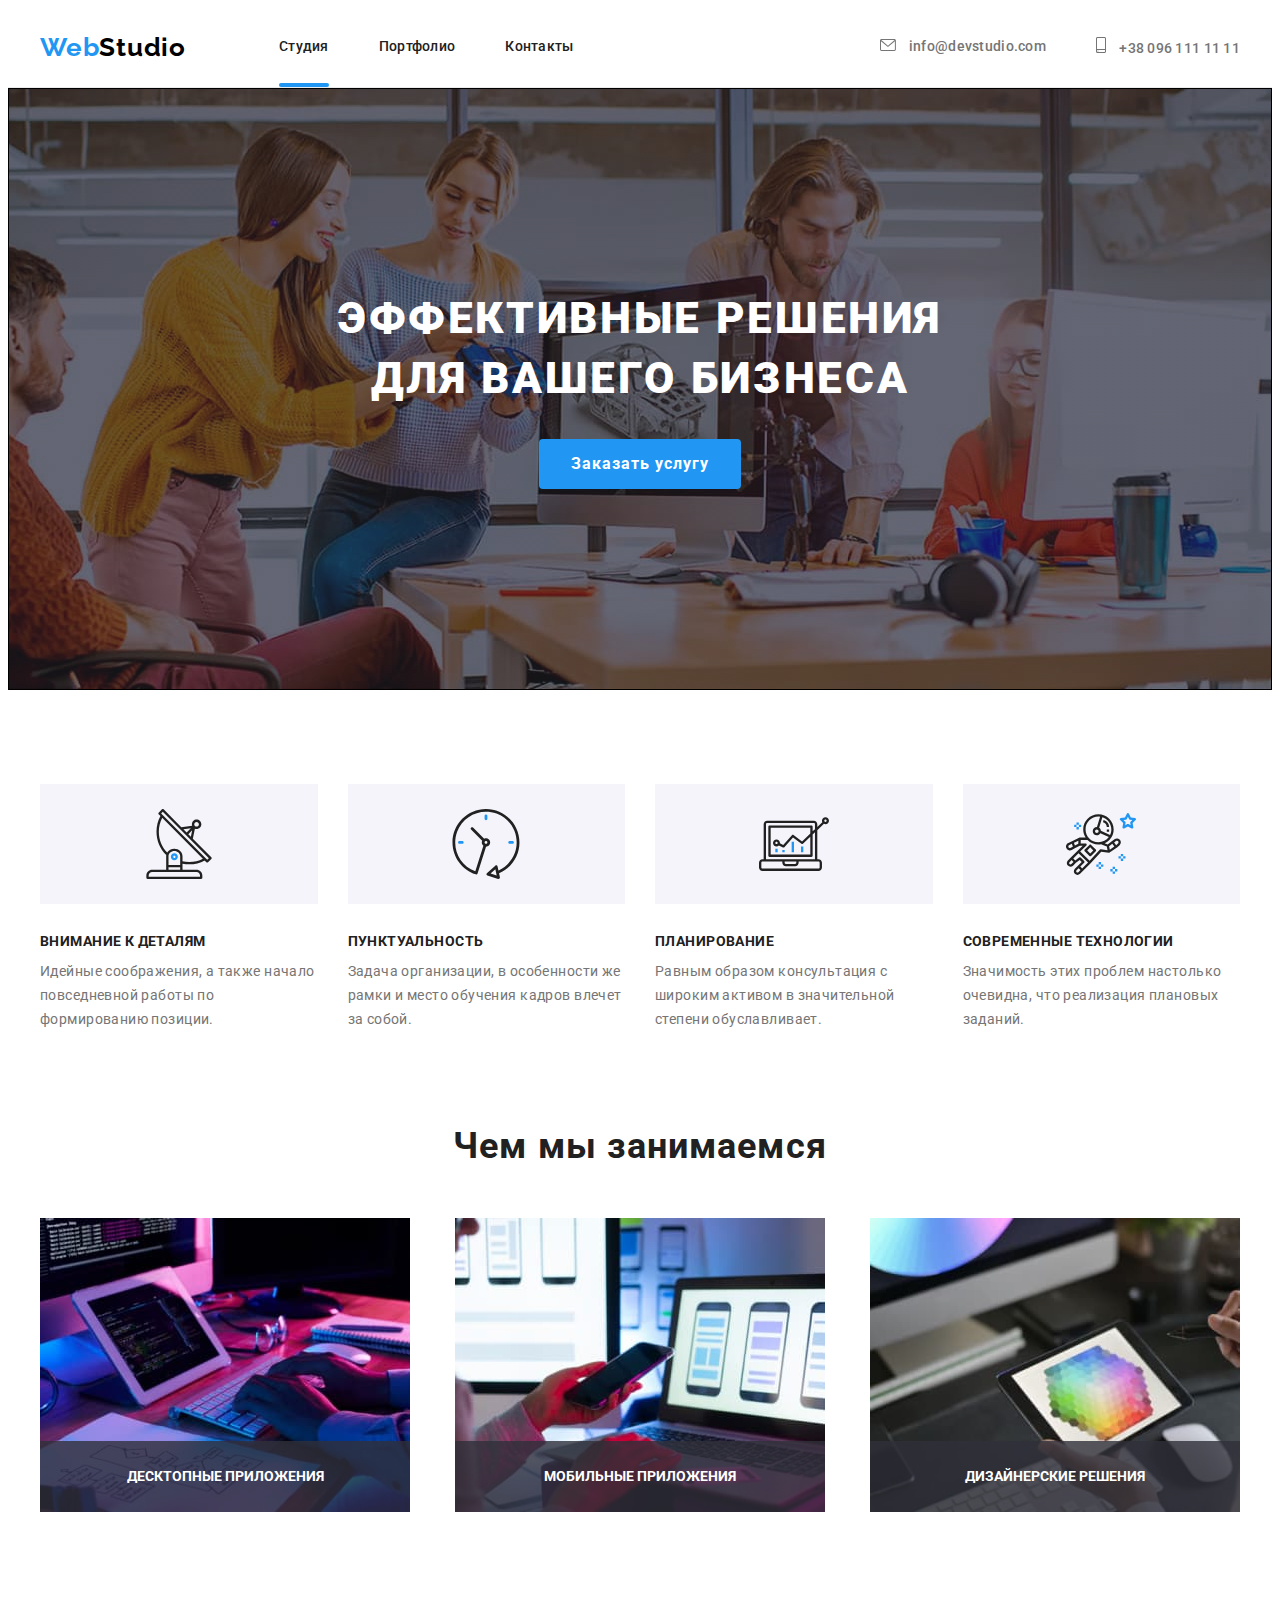
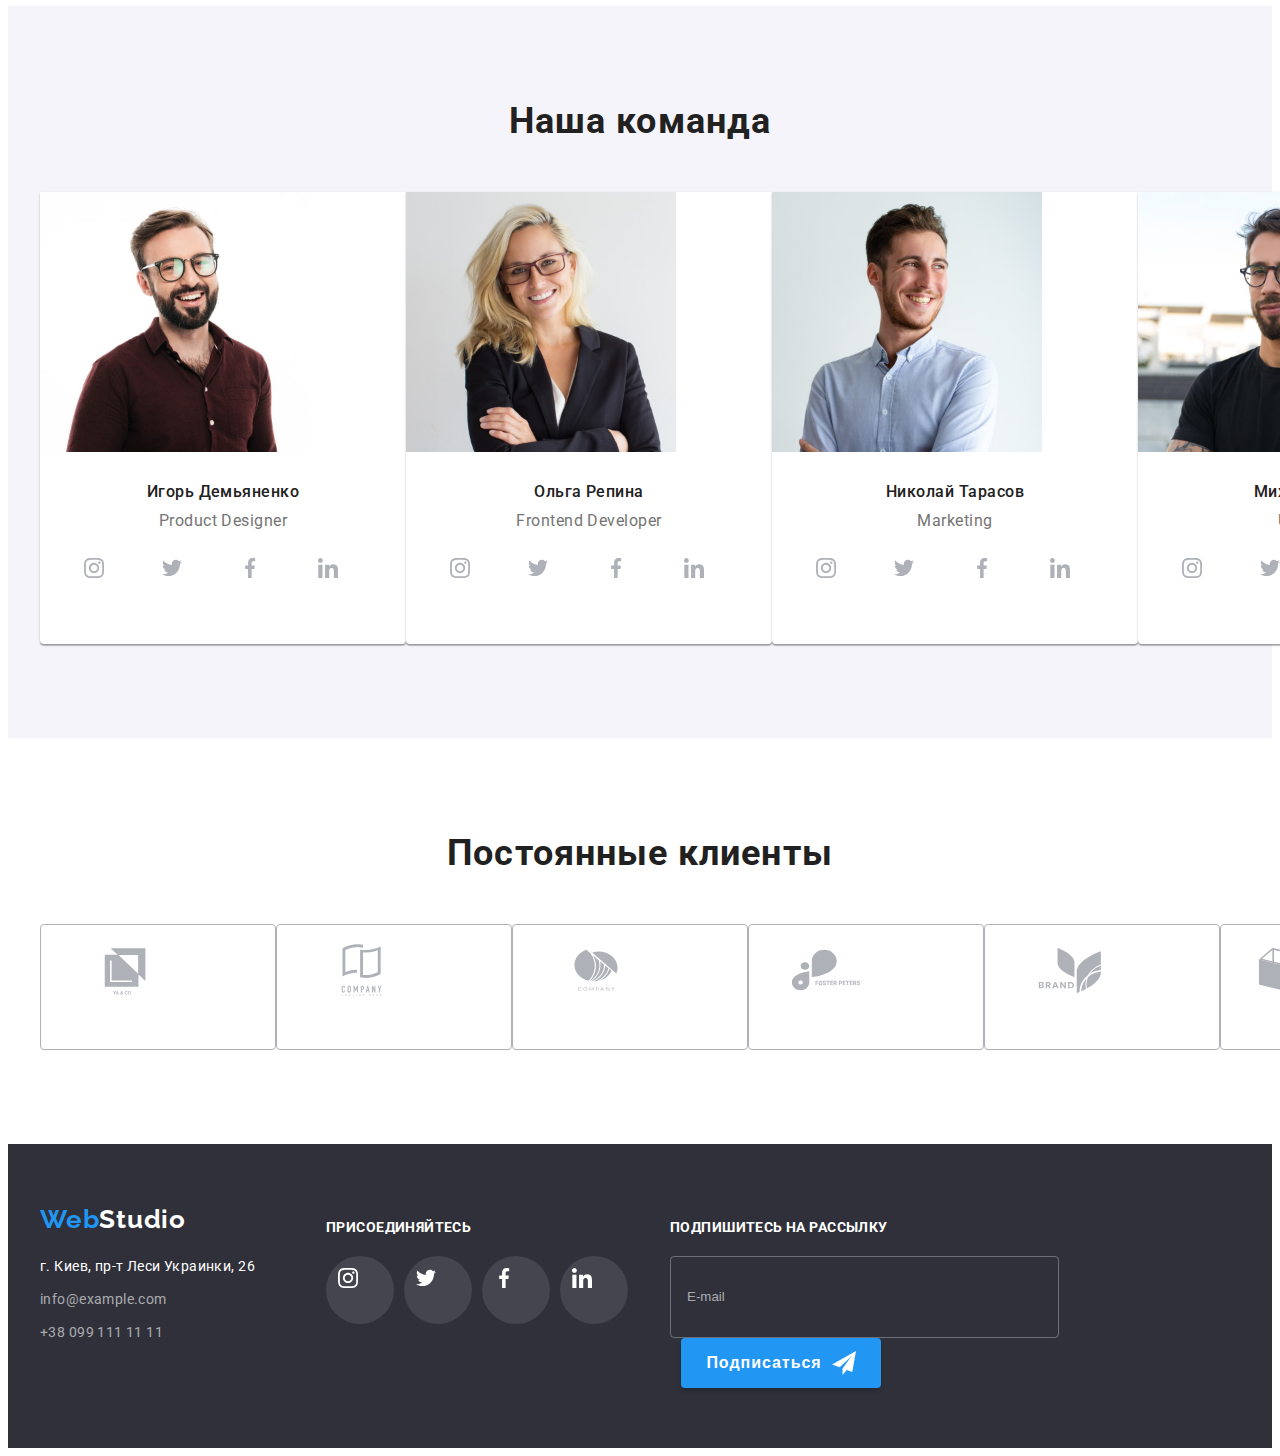
<file: index.html>
<!DOCTYPE html>
<html lang="ru">
<head>
    <meta charset="UTF-8">
    <meta http-equiv="X-UA-Compatible" content="IE=edge">
    <meta name="viewport" content="width=device-width, initial-scale=1.0">
    <link href="https://fonts.googleapis.com/css2?family=Raleway:wght@700&family=Roboto:wght@400;500;700;900&display=swap"
        rel="stylesheet">
    <link rel="stylesheet" href="https://cdnjs.cloudflare.com/ajax/libs/modern-normalize/1.1.0/modern-normalize.min.css"
            integrity="sha512-wpPYUAdjBVSE4KJnH1VR1HeZfpl1ub8YT/NKx4PuQ5NmX2tKuGu6U/JRp5y+Y8XG2tV+wKQpNHVUX03MfMFn9Q=="
            crossorigin="anonymous" referrerpolicy="no-referrer" />
    <title>WebStudio main</title>
    <link rel="stylesheet" href="./css/styles.css">
</head>
<body>
<header>
    <div class="container page-header">
    <nav>
        <ul class="main-nav">
            <li><a class="logo" href="./index.html"><span class="part">Web</span>Studio</a></li>
            <li class="nav-item "><a class="nav-link current" href="./index.html">Студия</a></li>
            <li class="nav-item"><a class="nav-link" href="./portfolio.html">Портфолио</a></li>
            <li class="nav-item"><a class="nav-link" href="#">Контакты</a></li>
        </ul>
    </nav>
    <ul class="nav-contact">
        <li class="nav-contact-item"><a class="contact" href="mailto:info@devstudio.com">
            <svg class="mailto-icon" height="12px" width="16px" aria-hidden="true"> 
                <use href="./images/icons.svg#icon-envelope"> </use>
            </svg>
            info@devstudio.com</a></li>
        <li class="nav-contact-item"><a class="contact" href="tel:+380961111111">
            <svg class="phone-icon" height="16px" width="10px" aria-hidden="true">
                <use href="./images/icons.svg#icon-tphone"> </use>
            </svg>
            +38 096 111 11 11</a></li>
    </ul>
    </div>
</header>
<main>
       <!-- Герой -->
    <section class="hero">
        <div class="container">
        <h1 class="hero-title">Эффективные решения для вашего бизнеса</h1>
        <button class="hero-button" data-modal-open type="button">Заказать услугу</button>
        </div>
    </section>
    <!-- Наши преимущества -->
    <section class="features">
        <div class="container">
        <h2 class="title features-title visually-hidden">Преимущества</h2>
        <ul class="features-list">
            <li class="features-item">
                <div class="features-container">
                    <svg height="70px" width="70px" aria-hidden="true">
                        <use href="./images/icons.svg#icon-antenna"></use>
                    </svg>
                </div>
                <h3 class="title features-item-title">Внимание к деталям</h3>
                <p class="features-text">Идейные соображения, а также начало повседневной работы по формированию позиции.</p> </li>
            <li class="features-item">
                <div class="features-container">
                    <svg height="70px" width="70px" aria-hidden="true">
                        <use href="./images/icons.svg#icon-clock"></use>
                    </svg>
                </div>
                <h3 class="title features-item-title">Пунктуальность</h3>
                <p class="features-text">Задача организации, в особенности же рамки и место обучения кадров влечет за собой.</p> </li>
            <li class="features-item">
                <div class="features-container">
                    <svg height="70px" width="70px" aria-hidden="true">
                        <use href="./images/icons.svg#icon-diagram"></use>
                    </svg>
                </div>
                <h3 class="title features-item-title">Планирование</h3>
                <p class="features-text">Равным образом консультация с широким активом в значительной степени обуславливает.</p> </li>
            <li class="features-item">
                <div class="features-container">
                    <svg height="70px" width="70px" aria-hidden="true">
                        <use href="./images/icons.svg#icon-astronaut"></use>
                    </svg>
                </div>
                <h3 class="title features-item-title">Современные технологии</h3>
                <p class="features-text">Значимость этих проблем настолько очевидна, что реализация плановых заданий.</p> </li>
        </ul>
        </div>
    </section>
    <!-- Чем мы занимаемся -->
    <section>
        <div class="container">
        <h2 class="title cases-title">Чем мы занимаемся</h2>
        <ul class="cases-list">
            <li class="cases-item">
                <img class="picture" src="./images/box1-1.jpg" alt="Эффективное программирование" width="370">
                <h3 class="cases-text title">
                    Десктопные приложения

                </h3>
                </li>
            <li class="cases-item">
                <img class="picture" src="./images/box2-1.jpg" alt="Создание мобильных приложений" width="370">
                <h3 class="cases-text title">
                    Мобильные приложения

                </h3>
                </li>
            <li class="cases-item">
                <img class="picture" src="./images/box3-1.jpg" alt="Дизайн под заказчика" width="370">
                <h3 class="cases-text title">
                    Дизайнерские решения

                </h3>
                </li>
        </ul>
        </div>
    </section>

    <!-- Наша команда -->
    <section class="team">
        <div class="container">
        <h2 class="title team-title">Наша команда</h2>
        <ul class="team-list">
            
            <li class="team-card">
                <img class="picture" src="./images/photo1-1.jpg" alt="Фото Демьяненко" width="270">
                <div class="team-description">
                <h3 class="title team-name">Игорь Демьяненко</h3>
                <p class="team-position" lang="en">Product Designer</p>
                
                <ul class="team-description-socials">

                    <li class="socials-item">
                        <a class="socials-item-link" href="#"> 
                        <svg class="team-icon" height="20px" width="20px" aria-label="Ссылка на Instagram">
                            <use href="./images/icons.svg#icon-instagram"></use>
                        </svg>    
                        </a></li>
                    <li class="socials-item">
                        <a class="socials-item-link" href="#"> 
                        <svg class="team-icon" height="20px" width="20px"  aria-label="Ссылка на Twitter">
                            <use href="./images/icons.svg#icon-twitter"></use>
                        </svg>    
                        </a></li>
                    <li class="socials-item">
                        <a class="socials-item-link" href="#">
                        <svg class="team-icon" height="20px" width="20px"  aria-label="Ссылка на Facebook">
                            <use href="./images/icons.svg#icon-facebook"></use>
                        </svg>    
                        </a></li>
                    <li class="socials-item">
                        <a class="socials-item-link" href="#"> 
                        <svg class="team-icon" height="20px" width="20px"  aria-label="Ссылка на LinkedIn">
                            <use href="./images/icons.svg#icon-linkedin"></use>
                        </svg>    
                        </a></li>
                </ul>    
            </div>
            </li>
                                        
                <li class="team-card">
                <img class="picture" src="./images/photo2-1.jpg" alt="Фото Репиной" width="270">
                <div class="team-description">
                <h3 class="title team-name">Ольга Репина</h3>
                <p class="team-position" lang="en">Frontend Developer</p>
                
                <ul class="team-description-socials">
            
                <li class="socials-item">
                    <a class="socials-item-link" href="#">
                        <svg class="team-icon" height="20px" width="20px"  aria-label="Ссылка на Instagram">
                            <use href="./images/icons.svg#icon-instagram"></use>
                        </svg>
                    </a>
                </li>
                <li class="socials-item">
                    <a class="socials-item-link" href="#">
                        <svg class="team-icon" height="20px" width="20px"  aria-label="Ссылка на Twitter">
                            <use href="./images/icons.svg#icon-twitter"></use>
                        </svg>
                    </a>
                </li>
                <li class="socials-item">
                    <a class="socials-item-link" href="#">
                        <svg class="team-icon" height="20px" width="20px"  aria-label="Ссылка на Facebook">
                            <use href="./images/icons.svg#icon-facebook"></use>
                        </svg>
                    </a>
                </li>
                <li class="socials-item">
                    <a class="socials-item-link" href="#">
                        <svg class="team-icon" height="20px" width="20px"  aria-label="Ссылка на LinkedIn">
                            <use href="./images/icons.svg#icon-linkedin"></use>
                        </svg>
                    </a>
                </li>
                </ul>
            </div>
            </li>
                           
                <li class="team-card">
                <img class="picture" src="./images/photo3-1.jpg" alt="Фото Тарасова" width="270">
                <div class="team-description">
                <h3 class="title team-name">Николай Тарасов</h3>
                <p class="team-position" lang="en">Marketing</p>
                
                <ul class="team-description-socials">
            
                <li class="socials-item">
                    <a class="socials-item-link" href="#">
                        <svg class="team-icon" height="20px" width="20px"  aria-label="Ссылка на Instagram">
                            <use href="./images/icons.svg#icon-instagram"></use>
                        </svg>
                    </a>
                </li>
                <li class="socials-item">
                    <a class="socials-item-link" href="#">
                        <svg class="team-icon" height="20px" width="20px"  aria-label="Ссылка на Twitter">
                            <use href="./images/icons.svg#icon-twitter"></use>
                        </svg>
                    </a>
                </li>
                <li class="socials-item">
                    <a class="socials-item-link" href="#">
                        <svg class="team-icon" height="20px" width="20px"  aria-label="Ссылка на Facebook">
                            <use href="./images/icons.svg#icon-facebook"></use>
                        </svg>
                    </a>
                </li>
                <li class="socials-item">
                    <a class="socials-item-link" href="#">
                        <svg class="team-icon" height="20px" width="20px"  aria-label="Ссылка на LinkedIn">
                            <use href="./images/icons.svg#icon-linkedin"></use>
                        </svg>
                    </a>
                </li>
               </ul>
            </div>
            </li>
            
                <li class="team-card">
                <img class="picture" src="./images/photo4-1.jpg" alt="Фото Ермакова" width="270">
                <div class="team-description">
                <h3 class="title team-name">Михаил Ермаков</h3>
                <p class="team-position" lang="en">UI Designer</p>
            
                <ul class="team-description-socials">
                
                    <li class="socials-item">
                    <a class="socials-item-link" href="#">
                        <svg class="team-icon" height="20px" width="20px"  aria-label="Ссылка на Instagram">
                            <use href="./images/icons.svg#icon-instagram"></use>
                        </svg>
                    </a>
                </li>
                <li class="socials-item">
                    <a class="socials-item-link" href="#">
                        <svg class="team-icon" height="20px" width="20px"  aria-label="Ссылка на Twitter">
                            <use href="./images/icons.svg#icon-twitter"></use>
                        </svg>
                    </a>
                </li>
                <li class="socials-item">
                    <a class="socials-item-link" href="#">
                        <svg class="socials-icon team-icon" height="20px" width="20px"  aria-label="Ссылка на Facebook">
                            <use href="./images/icons.svg#icon-facebook"></use>
                        </svg>
                    </a>
                </li>
                <li class="socials-item">
                    <a class="socials-item-link" href="#">
                        <svg class="team-icon" height="20px" width="20px"  aria-label="Ссылка на LinkedIn">
                            <use href="./images/icons.svg#icon-linkedin"></use>
                        </svg>
                    </a>
                </li>
                </ul>
            </div>
            </li>
        </ul>
        </div>
    </section>

    <!-- Постоянные клиенты -->
    <section>
        <div class="container">
            <h2 class="title clients-title">Постоянные клиенты</h2>
            <ul class="clients-list">
                <li>
                    <a class="clients-link" href="#" >
                        <svg class="clients-icon" height="60px" width="106px"   aria-label="Компания 1">
                            <use href="./images/icons.svg#icon-Logo1"> </use>
                        </svg>
                    </a>
                </li>
                
                <li>
                    <a class="clients-link" href="#">
                        <svg class="clients-icon" height="60px" width="106px"  aria-label="Компания 2">
                            <use href="./images/icons.svg#icon-Logo2"> </use>
                        </svg>
                    </a>
                </li>

                <li>
                    <a class="clients-link" href="#" >
                        <svg class="clients-icon" height="60px" width="106px"  aria-label="Компания 3">
                            <use href="./images/icons.svg#icon-Logo3"> </use>
                        </svg>
                    </a>
                </li>

                <li>
                    <a class="clients-link" href="#" >
                        <svg class="clients-icon" height="60px" width="106px"  aria-label="Компания 4">
                            <use href="./images/icons.svg#icon-Logo4"> </use>
                        </svg>
                    </a>
                </li>

                <li>
                    <a class="clients-link" href="#" >
                        <svg class="clients-icon" height="60px" width="106px"  aria-label="Компания 5">
                            <use href="./images/icons.svg#icon-Logo5"> </use>
                        </svg>
                    </a>
                </li>

                <li>
                    <a class="clients-link" href="#" >
                        <svg class="clients-icon" height="60px" width="106px" aria-label="Компания 6">
                            <use href="./images/icons.svg#icon-Logo6"> </use>
                        </svg>
                    </a>
                </li>

            </ul>

        </div>

    </section>
</main>

<footer>
    <div class="container page-footer">
    <div class="footer-address">
        <a class="logo" href="./index.html"><span class="part">Web</span>Studio</a>
    <address>
        <p class="mail location">г. Киев, пр-т Леси Украинки, 26</p>
        <ul>
            <li class="footer-contact"><a class="contact mail" href="mailto:info@example.com">info@example.com</a></li>
            <li class="footer-contact"><a class=" contact mail" href="tel:+380991111111">+38 099 111 11 11</a></li>
        </ul>
    </address>
    </div>
    <div class="footer-socials">
        <p class="footer-socials-text">Присоединяйтесь</p>
        <ul class="footer-socials-list">
            <li class="socials-item">
                <a class="socials-item-link socials-background" href="#">
                <svg class="footer-socials-icon" height="20px" width="20px"  aria-label="Ссылка на Instagram">
                    <use href="./images/icons.svg#icon-instagram"></use>
                </svg>    
                </a></li>
            <li class="socials-item">
                <a class="socials-item-link socials-background" href="#">
                <svg class="footer-socials-icon" height="20px" width="20px"  aria-label="Ссылка на Twitter">
                    <use href="./images/icons.svg#icon-twitter"></use>
                </svg>    
                </a></li>
            <li class="socials-item">
                <a class="socials-item-link socials-background" href="#">
                <svg class="footer-socials-icon" height="20px" width="20px"  aria-label="Ссылка на Facebook">
                    <use href="./images/icons.svg#icon-facebook"></use>
                </svg>    
                </a></li>
            <li class="socials-item">
                <a class="socials-item-link socials-background" href="#">
                <svg class="footer-socials-icon" height="20px" width="20px"  aria-label="Ссылка на LinkedIn">
                    <use href="./images/icons.svg#icon-linkedin"></use>
                </svg>    
                </a></li>

        </ul>
    </div>
    <form class="footer-form">
        
        <div class="footer-form-item">
            <label for="user-email-subscribe">
            <span class="footer-socials-text">Подпишитесь на рассылку</span>  
            </label>
            <input type="email" 
            class="form-field footer-form-field" 
            name="user-email-subscribe" 
            id="user-email-subscribe"
            placeholder="E-mail"/>
                
            
            <button type="submit" class="form-button footer-button">
                Подписаться
                    <svg class="footer-button-icon" aria-hidden="true">
                        <use href="./images/icons.svg#icon-send"></use>
                    </svg>
            </button>
        </div>
    
    </form>
    </div>
</footer>

<!-- Modal Window -->
<div class="modal-backdrop is-hidden" data-modal>
    <div class="modal">
        <button type="button" class="modal-closing-button" data-modal-close>
            <svg class="closing-icon" height="18px" width="18px" aria-label="Закрыть окно">
                <use href="./images/icons.svg#icon-closing"></use>
            </svg>
        </button>
        <form>
            <div role="group" aria-labelledby="contact-details">
                <p class="form-title" id="contact-details">Оставьте свои данные, мы вам перезвоним</p>
            
                <div class="form-item">
                    <label class="form-text" for="user-name">Имя</label>
                    <input class="form-field" type="text" name="user-name" id="user-name" />
                    <svg class="input-icon" aria-hidden="true">
                        <use href="./images/icons.svg#icon-person"></use>
                    </svg>
                </div>
                <div class="form-item">
                    <label class="form-text" for="user-tel">Телефон</label>
                    <input class="form-field" type="tel" name="user-tel" id="user-tel" />
                    <svg class="input-icon" aria-hidden="true">
                        <use href="./images/icons.svg#icon-tel"></use>
                    </svg>
                </div>
                <div class="form-item">
                    <label class="form-text" for="user-mail">Почта</label>
                    <input class="form-field" type="email" name="user-mail" id="user-mail" />
                    <svg class="input-icon" aria-hidden="true">
                        <use href="./images/icons.svg#icon-email"></use>
                    </svg>
                </div>
                <div class="form-item">
                    <label class="form-text" for="comment">Комментарий</label>
                    <textarea class="form-field" name="comment" id="comment" rows="6" placeholder="Введите текст"></textarea>
                </div>
        </div>
                    <label class="checkbox-label" for="checkbox">
                        <span class="checkbox-control">
                            <input class="checkbox-field visually-hidden" type="checkbox" id="checkbox" name="agreement" value="true" />
                            <svg class="checkbox-icon">
                                <use href="./images/icons.svg#icon-checkbox"></use>
                            </svg>
                        </span>
                        <span class="checkbox-text">Соглашаюсь с рассылкой и принимаю</span><a href="#" class="checkbox-link">Условия договора</a>
                    </label>
                            
                <button type="submit" class="form-button">Отправить</button>
            </form>
    </div>
</div>

<!-- Opening modal window script -->
<script src="./js/modal.js"></script>
</body>
</html>
</file>
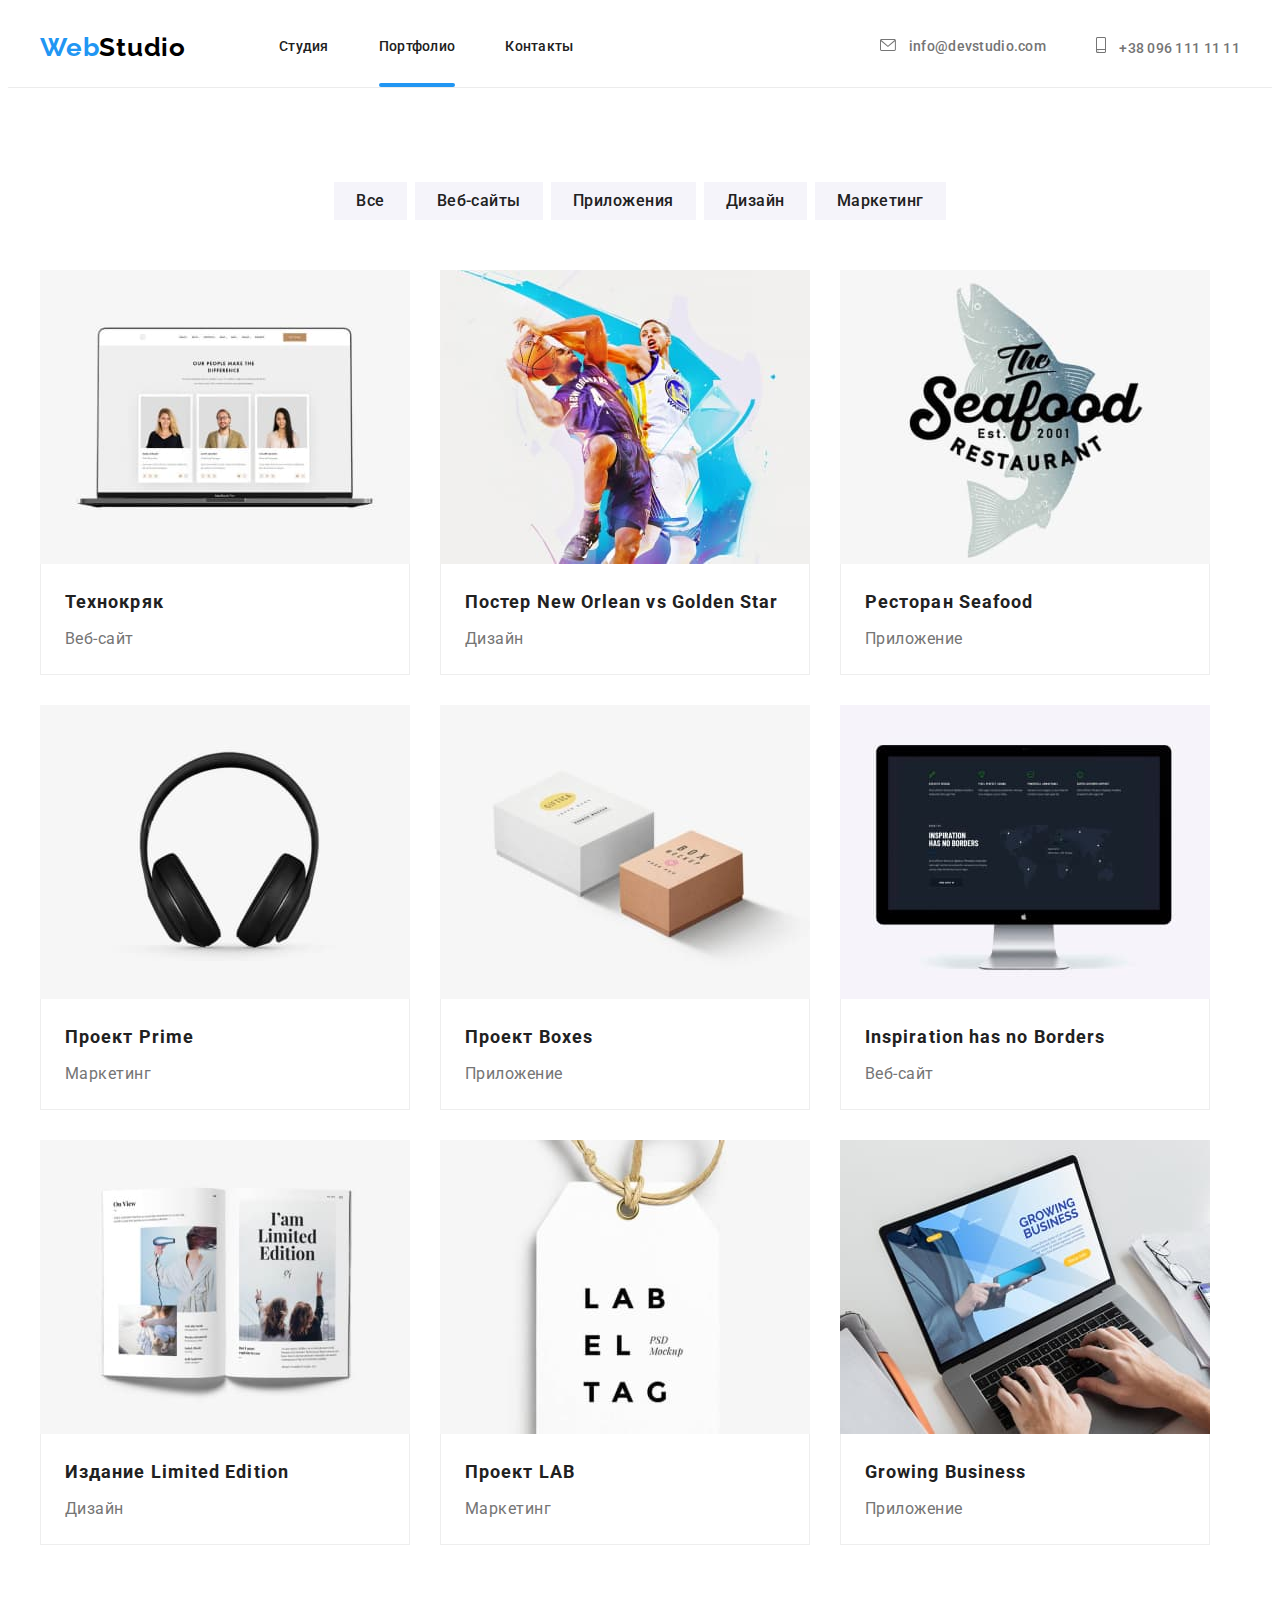
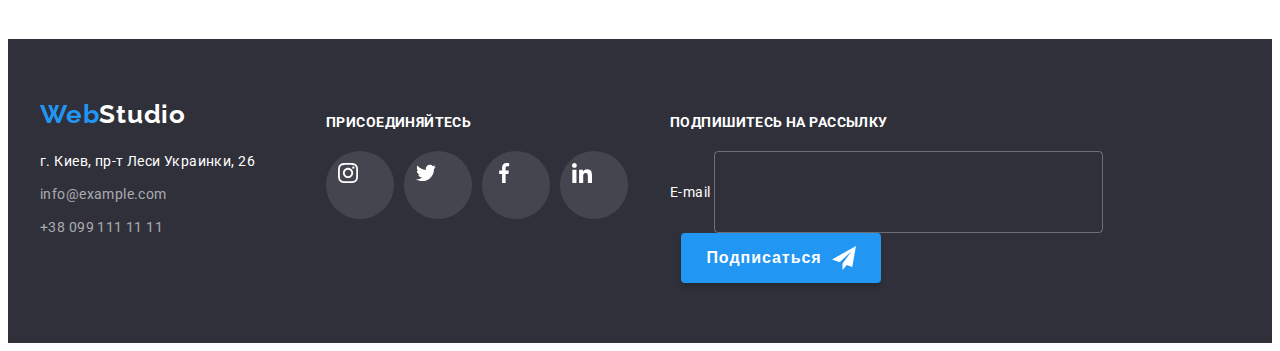
<file: portfolio.html>
<!DOCTYPE html>
<html lang="ru">
<head>
    <meta charset="UTF-8">
    <meta http-equiv="X-UA-Compatible" content="IE=edge">
    <meta name="viewport" content="width=device-width, initial-scale=1.0">
    <link href="https://fonts.googleapis.com/css2?family=Raleway:wght@700&family=Roboto:wght@400;500;700;900&display=swap"
        rel="stylesheet">
    <link rel="stylesheet" href="https://cdnjs.cloudflare.com/ajax/libs/modern-normalize/1.1.0/modern-normalize.min.css"
        integrity="sha512-wpPYUAdjBVSE4KJnH1VR1HeZfpl1ub8YT/NKx4PuQ5NmX2tKuGu6U/JRp5y+Y8XG2tV+wKQpNHVUX03MfMFn9Q=="
        crossorigin="anonymous" referrerpolicy="no-referrer" />
    <title>WebStudio portfolio</title>
    <link rel="stylesheet" href="./css/styles.css">
</head>
<body>
<header>
    <div class="container page-header">
        <nav>
            <ul class="main-nav">
                <li><a class="logo" href="./index.html"><span class="part">Web</span>Studio</a></li>
                <li class="nav-item"><a class="nav-link " href="./index.html">Студия</a></li>
                <li class="nav-item "><a class="nav-link current" href="./portfolio.html">Портфолио</a></li>
                <li class="nav-item"><a class="nav-link" href="#">Контакты</a></li>
            </ul>
        </nav>
        <ul class="nav-contact">
            <li class="nav-contact-item"><a class="contact" href="mailto:info@devstudio.com">
                    <svg class="mailto-icon" height="12px" width="16px" aria-hidden="true">
                        <use href="./images/icons.svg#icon-envelope"> </use>
                    </svg>
                    info@devstudio.com</a></li>
            <li class="nav-contact-item"><a class="contact" href="tel:+380961111111">
                    <svg class="phone-icon" height="16px" width="10px" aria-hidden="true">
                        <use href="./images/icons.svg#icon-tphone"> </use>
                    </svg>
                    +38 096 111 11 11</a></li>
        </ul>
    </div>
</header>
<main>
   <section>
    <div class="container">
    <h1 class="title works-title visually-hidden">Наши работы</h1>
    
    <!-- Filters-buttons -->
    <ul class="filter-list">
     <li class="filter-item"><button class="filter-button" type="button">Все</button></li>
     <li class="filter-item"><button class="filter-button" type="button">Веб-сайты</button></li>
     <li class="filter-item"><button class="filter-button" type="button">Приложения</button></li>
     <li class="filter-item"><button class="filter-button" type="button">Дизайн</button></li>
     <li class="filter-item"><button class="filter-button" type="button">Маркетинг</button></li>
     </ul>

    <!-- Works-card -->
     <ul class="works-card-list">
        <li>
            <a class="works-card-link" href="#">
            <div class="works-card">
                <div class="works-card-thumb">
                        <img class="picture" src="./images/1-site.jpg" alt="Пример веб-страницы" width="370">
                        <div class="works-card-overlay">
                             <p class="overlay-text">Ресурс предлагает комплексные предложения с разным уровнем функционала и сервисов. Все это
                            позволит посетителю получить
                            исчерпывающие сведения о компании или частном лице.</p>
                        </div>
                          
                </div>
            <div class="card-description">
            <h2 class="title works-card-title">Технокряк</h2>
            <p class="works-card-text">Веб-сайт</p>
            </div>
            </div>
            </a>
        </li>
        <li>
            <a class="works-card-link" href="#">
                <div class="works-card">
                    <div class="works-card-thumb">
                     <img class="picture" src="./images/2-poster.jpg" alt="Плакат баскетбольной лиги" width="370">
                    <div class="works-card-overlay">
                     <p class="overlay-text">Ресурс предлагает комплексные предложения с разным уровнем функционала и сервисов. Все это
                     позволит посетителю получить исчерпывающие сведения о компании или частном лице.</p>
                    </div>
                    </div>
                    <div class="card-description">
            <h2 class="title works-card-title">Постер <span lang="en">New Orlean vs Golden Star</span> </h2>
            <p class="works-card-text">Дизайн</p>
                    </div>
                </div>
            </a>
        <li>
            <a class="works-card-link" href="#">
                <div class="works-card">
                    <div class="works-card-thumb">
                     <img class="picture" src="./images/3-seafood.jpg" alt="Лого ресторана" width="370">
                    <div class="works-card-overlay">
                     <p class="overlay-text">Ресурс предлагает комплексные предложения с разным уровнем функционала и сервисов. Все это
                       позволит посетителю получить исчерпывающие сведения о компании или частном лице.</p>
                    </div>
                    </div>
            <div class="card-description">
            <h2 class="title works-card-title">Ресторан <span lang="en">Seafood</span> </h2>
            <p class="works-card-text">Приложение</p>
            </div>
            </div>
            </a>
        </li>
        <li>
            <a class="works-card-link" href="#">
                <div class="works-card">
                    <div class="works-card-thumb">
                     <img class="picture" src="./images/4-prime.jpg" alt="Наушники" width="370">
                    <div class="works-card-overlay">
                     <p class="overlay-text">Ресурс предлагает комплексные предложения с разным уровнем функционала и сервисов. Все это
                     позволит посетителю получить исчерпывающие сведения о компании или частном лице.</p>
                    </div>
                    </div>
            <div class="card-description">
            <h2 class="title works-card-title">Проект <span lang="en">Prime</span></h2>
            <p class="works-card-text">Маркетинг</p>
            </div>
            </div>
            </a>
        </li>
        <li>
            <a class="works-card-link" href="#">
                <div class="works-card">
                    <div class="works-card-thumb">
                     <img class="picture" src="./images/5-boxes.jpg" alt="Две коробки" width="370">
                    <div class="works-card-overlay">
                     <p class="overlay-text">Ресурс предлагает комплексные предложения с разным уровнем функционала и сервисов. Все это
                     позволит посетителю получить исчерпывающие сведения о компании или частном лице.</p>
                    </div>
                    </div>
            <div class="card-description">
            <h2 class="title works-card-title">Проект <span lang="en">Boxes</span> </h2>
            <p class="works-card-text">Приложение</p>
            </div>
            </div>
            </a>
        </li>
        <li>
            <a class="works-card-link" href="#">
                <div class="works-card">
                    <div class="works-card-thumb">
                         <img class="picture" src="./images/6-inspiration.jpg" alt="Тёмная тема веб-страницы" width="370">
                        <div class="works-card-overlay">
                         <p class="overlay-text">Ресурс предлагает комплексные предложения с разным уровнем функционала и сервисов. Все это
                         позволит посетителю получить исчерпывающие сведения о компании или частном лице.</p>
                        </div>
                        </div>
                         <div class="card-description">
            <h2 class="title works-card-title" lang="en">Inspiration has no Borders</h2>
            <p class="works-card-text">Веб-сайт</p>
            </div>
            </div>
            </a>
        </li>
        <li>
            <a class="works-card-link" href="#">
                <div class="works-card">
                    <div class="works-card-thumb">
                     <img class="picture" src="./images/7-limited.jpg" alt="Иллюстрации в книге" width="370">
                    <div class="works-card-overlay">
                     <p class="overlay-text">Ресурс предлагает комплексные предложения с разным уровнем функционала и сервисов. Все это
                     позволит посетителю получить исчерпывающие сведения о компании или частном лице.</p>
                    </div>
                    </div>
            <div class="card-description">
            <h2 class="title works-card-title">Издание <span lang="en">Limited Edition</span> </h2>
            <p class="works-card-text">Дизайн</p>
            </div>
            </div>
            </a>
        </li>
        <li>
            <a class="works-card-link" href="#">
                <div class="works-card">
                    <div class="works-card-thumb">
                     <img class="picture" src="./images/8-lab.jpg" alt=" Ярлык LabElTag" width="370">
                    <div class="works-card-overlay">
                     <p class="overlay-text">Ресурс предлагает комплексные предложения с разным уровнем функционала и сервисов. Все это
                      позволит посетителю получить исчерпывающие сведения о компании или частном лице.</p>
                    </div>
            </div>
            <div class="card-description">
            <h2 class="title works-card-title">Проект <span lang="en"> LAB</span></h2>
            <p class="works-card-text">Маркетинг</p>
            </div>
            </div>
            </a>
        </li>
        <li>
            <a class="works-card-link" href="#">
                <div class="works-card">
                    <div class="works-card-thumb">
                     <img class="picture" src="./images/9-growing.jpg" alt="Страница приложения на ноутбуке" width="370">
                    <div class="works-card-overlay">
                     <p class="overlay-text">Ресурс предлагает комплексные предложения с разным уровнем функционала и сервисов. Все это
                      позволит посетителю получить исчерпывающие сведения о компании или частном лице.</p>
                    </div>
                    </div>
            <div class="card-description">
            <h2 class="title works-card-title" lang="en">Growing Business</h2>
            <p class="works-card-text">Приложение</p>
            </div>
            </div>
            </a>
        </li>
    </ul>
    </div>
   </section>
</main>
<footer>
    <div class="container page-footer">
        <div class="footer-address">
            <a class="logo" href="./index.html"><span class="part">Web</span>Studio</a>
            <address>
                <p class="mail location">г. Киев, пр-т Леси Украинки, 26</p>
                <ul>
                    <li class="footer-contact"><a class="contact mail"
                            href="mailto:info@example.com">info@example.com</a></li>
                    <li class="footer-contact"><a class=" contact mail" href="tel:+380991111111">+38 099 111 11 11</a>
                    </li>
                </ul>
            </address>
        </div>
        <div class="footer-socials">
            <p class="footer-socials-text">Присоединяйтесь</p>
            <ul class="footer-socials-list">
                <li class="socials-item">
                    <a class="socials-item-link socials-background" href="#">
                        <svg class="footer-socials-icon" height="20px" width="20px" aria-label="Ссылка на Instagram">
                            <use href="./images/icons.svg#icon-instagram"></use>
                        </svg>
                    </a>
                </li>
                <li class="socials-item">
                    <a class="socials-item-link socials-background" href="#">
                        <svg class="footer-socials-icon" height="20px" width="20px" aria-label="Ссылка на Twitter">
                            <use href="./images/icons.svg#icon-twitter"></use>
                        </svg>
                    </a>
                </li>
                <li class="socials-item">
                    <a class="socials-item-link socials-background" href="#">
                        <svg class="footer-socials-icon" height="20px" width="20px" aria-label="Ссылка на Facebook">
                            <use href="./images/icons.svg#icon-facebook"></use>
                        </svg>
                    </a>
                </li>
                <li class="socials-item">
                    <a class="socials-item-link socials-background" href="#">
                        <svg class="footer-socials-icon" height="20px" width="20px" aria-label="Ссылка на LinkedIn">
                            <use href="./images/icons.svg#icon-linkedin"></use>
                        </svg>
                    </a>
                </li>

            </ul>
        </div>
        <form class="footer-form">
            <p class="footer-socials-text">Подпишитесь на рассылку</p>
            <div class="footer-form-item">
                <label class="footer-form-label" for="user-email-subscribe">
                    <span lang="en">E-mail</span>
                </label>
                <input type="email" class="form-field footer-form-field" name="user-email-subscribe" id="user-email-subscribe" />

                <button type="submit" class="form-button footer-button">
                    Подписаться
                    <svg class="footer-button-icon">
                        <use href="./images/icons.svg#icon-send"></use>
                    </svg>
                </button>
            </div>

        </form>
    </div>
</footer>
</body>
</html>
</file>
<file: css/styles.css>
:root {
    --text-color-primery: #757575;
    --title-text-color: #212121;
    --text-color-secondary: #ffffff;
    --text-address-color: rgba(255, 255, 255, .6);
    --logo-color: #000000;
    --closing-button-fill: #000000;
    --closing-button-border: rgba(0, 0, 0, .1);
    --text-placeholder: rgba(117, 117, 117, .5);
    --footer-input-border: rgba(255, 255, 255, .3);

    --accent-color: #2196f3;
    --accent-color-hover: #188ce8;
    --accent-color-overlay: rgba(33, 150, 243, .9);

    --background-header: #ffffff;
    --background-modal: #ffffff;
    --background-hero: #c4c4c4;
    --background-footer: #2f303a;
    --background-team-section: #f5f4fa;
    --background-filter-features: #f5f4fa;
    --background-card: #ffffff;
    --header-line: #ececec;
    --border-works-card-description: #eeeeee;
    --icon-color-primary: #afb1b8;
    --background-footer-icon: rgba(255, 255, 255, .1);
    --cases-overlay: rgba(47, 48, 58, 0.8);
    --background-overlay-modal: rgba(0, 0, 0, .2);
    --form-field-border: rgba(33, 33, 33, .2);


    --margin-card: 30px;

    --transition-timing-function: cubic-bezier(0.4, 0, 0.2, 1);
    
}

body {
    color: var(--text-color-primery);
    font-family: 'Roboto', sans-serif;}


ul {
    list-style: none;

    margin: 0;
    padding: 0;}

a {
    text-decoration: none;
    color: inherit;}

button {
    cursor: pointer;}

h1,h2,h3,h4,p {
    margin: 0 auto;}

.picture {
    display: block;
    max-width: 100%;
}

/* SECTIONS-CONTAINER */
section {
    padding: 94px 0;
}

.container {
    width: 1200px;
    margin: 0 auto;
    padding: 0 15px;
   
}

/* HEADER */


header {
    background-color: var(--background-header);
    font-weight: 500;
    font-size: 14px;
    line-height: 1.14;
    letter-spacing: 0.02em;

    padding: 24px 0;
    border-bottom: 1px solid var(--header-line);
    }

.container.page-header {
    display: flex;
    justify-content: space-between;
    }

.main-nav, .nav-contact {
    display: flex;
    align-items: center;
    }

.main-nav .logo {
    margin-right: 93px;}

.nav-item {
    display: flex;}
.nav-item:not(:last-child), 
.nav-contact-item:not(:last-child) {
    margin-right: 50px;}

.nav-link {
    color: var(--title-text-color);

    transition: color 250ms var(--transition-timing-function);
}

.nav-link:hover,
.nav-link:focus,
.current a {
    color: var(--accent-color);}

.current {
    position: relative;
}

.current::after {
   position: absolute;
   bottom: -32px;
   left: 0;

   display: block;
   content: '';
   width: 100%;
   height: 4px;
   background-color: var(--accent-color);
   border-radius: 4px; 
}

.mailto-icon {
    height: 12px; 
    width: 16px;
    margin-right: 10px;
    fill: currentColor;

    transition: fill 250ms var(--transition-timing-function);
}

.phone-icon {
    margin-right: 10px;
    fill: currentColor;
    text-align: center;

    transition: fill 250ms var(--transition-timing-function);
}

.contact {
    color: var(--text-color-primery);

    transition: color 250ms var(--transition-timing-function);
}

.contact:hover,
.contact:focus {
    color: var(--accent-color);
}
.contact:hover .mailto-icon, 
.contact:focus .mailto-icon,
.contact:hover .phone-icon,
.contact:focus .phone-icon {
    fill: var(--accent-color);}
 

.logo {
    color: var(--logo-color);
    font-family: 'Raleway', sans-serif;
    font-weight: 700;
    font-size: 26px;
    line-height: 1.19;
    letter-spacing: 0.03em;
}
.logo .part {
    color: var(--accent-color);
}


/* TITLES */
.title {
    color: var(--title-text-color);
    font-weight: 700;}

.features-title, 
.cases-title, 
.team-title, 
.works-title, 
.clients-title {
    font-size: 36px;
    line-height: 1.17;
    text-align: center;
    letter-spacing: 0.03em;

    margin-bottom: 50px;
}

.visually-hidden {
    position: absolute;
    width: 1px;
    height: 1px;
    margin: -1px;
    border: 0;
    padding: 0;

    white-space: nowrap;
    clip-path: inset(100%);
    clip: rect(0 0 0 0);
    overflow: hidden;}

/* HERO */

.hero {max-width: 100%;
    color: var(--text-color-secondary);
    background-color: var(--background-hero);
    border: 1px solid #000000;
    text-align: center;
    padding: 200px 0;

    background-image: linear-gradient(rgba(47, 48, 58, 0.4), rgba(47, 48, 58, 0.4)),
    url(../images/bg-team.jpg);
    max-width: 1600px;
    max-height: 600px;
    margin: 0 auto;
    background-repeat: no-repeat;
    background-position: center;
}

.hero-title {
    font-weight: 900;
    font-size: 44px;
    line-height: 1.36;
    text-transform: uppercase;
    letter-spacing: 0.06em;

    width: 696px;
    margin-bottom: 30px;
}

.hero-button {
    color: inherit;
    background-color: var(--accent-color);
    font-family: inherit;
    font-weight: 700;
    font-size: 16px;
    line-height: 1.88;
    letter-spacing: 0.06em;

    padding: 10px 32px;
    border: none;
    border-radius: 4px;

    transition: background-color 250ms var(--transition-timing-function);
}

.hero-button:hover,
.hero-button:focus {
    background-color: var(--accent-color-hover);
}

/* FEATURES */

.features {
    padding-bottom: 0;}

.features-list {
    display:flex;}

.features-container {
    display: flex;
    justify-content: center;
    align-items: center;
    height: 120px;
    background-color: var(--background-filter-features);
    
    margin-bottom: var(--margin-card);
   }

.features-item {
    flex-basis: calc((100% - (3 * var(--margin-card))) / 4);}

.features-item + .features-item {
    margin-left: var(--margin-card);}


.features-item-title {
    font-size: 14px;
    line-height: 1.14;
    text-transform: uppercase;
    letter-spacing: 0.03em;
    
    margin-bottom: 10px;
    }
       
.features-text {
    font-size: 14px;
    line-height: 1.71;
    letter-spacing: 0.03em;}


    /* CASES */

.cases-list {
    display: flex;
    justify-content: space-between;}

.cases-item {
    position: relative;
}

.cases-text {
    position: absolute;
    bottom: 0;
    left: 0;
    width: 100%;

    color: var(--text-color-secondary);
    text-align: center;
    font-size: 14px;
    line-height: 1.17;
    text-transform: uppercase;

    padding: 27px 0;
    background-color: var(--cases-overlay);
}


/* TEAM */
.team {
    background-color: var(--background-team-section);}

.team-list {
    display: flex;
    justify-content: space-between;}

.team-card {
    background-color: var(--background-card);
    border-radius: 0 0 4px 4px;
    box-shadow: 0px 1px 3px rgba(0, 0, 0, 0.12),
    0px 1px 1px rgba(0, 0, 0, 0.14),
    0px 2px 1px rgba(0, 0, 0, 0.2);
}

.team-description {
    padding: 30px 32px;}

.team-name {
    font-weight: 500;
    font-size: 16px;
    line-height: 1.19;
    text-align: center;
    letter-spacing: 0.03em;
    
    margin-bottom: 10px;}
    
.team-position {
    font-size: 16px;
    line-height: 1.19;
    text-align: center;
    letter-spacing: 0.03em;
    
    margin-bottom: 16px
    ;}

.team-description-socials {
    display: flex;
    justify-content: center;
    }


.socials-item + .socials-item {
    margin-left: 10px;}

.socials-item-link {
    display: block;
    height: 44px;
    width: 44px;
    padding: 12px;
    fill: var(--text-color-secondary);
    border-radius: 50%;

    transition: background-color 250ms var(--transition-timing-function)
    }

.socials-item-link:hover,
.socials-item-link:focus {
    background-color: var(--accent-color);
    }
 

.team-icon {
    fill: var(--icon-color-primary);
    transition: fill 250ms var(--transition-timing-function);
}

.socials-item-link:hover .team-icon,
.socials-item-link:focus .team-icon {
    fill: var(--text-color-secondary);}
 


/* CLIENTS */

.clients-list {
    display: flex;
    justify-content: space-between;
}

.clients-link {
    cursor: pointer;
    display: block;
    height: 92px;
    width: 170px;
    border: 1px solid var(--icon-color-primary);
    border-radius: 4px;
    padding: 16px 32px;

    transition: border 250ms var(--transition-timing-function)
}


.clients-link:hover, 
.clients-link:focus {
    border: 1px solid var(--accent-color);}

.clients-icon {
    fill: var(--icon-color-primary);
    transition: fill 250ms var(--transition-timing-function)
}

.clients-link:hover .clients-icon,
.clients-link:focus .clients-icon
 {
    fill: var(--accent-color);}


/* PORTFOLIO */

.filter-list {
    display: flex;
    justify-content: center;
    margin-bottom: 50px;
}

.filter-item:not(:last-of-type) {
    margin-right: 8px;}

.filter-button {
    color: var(--title-text-color);
    background-color: var(--background-filter-features);
    font-family: inherit;
    font-weight: 500;
    font-size: 16px;
    line-height: 1.62;
    text-align: center;
    letter-spacing: 0.03em;
    
    padding: 6px 22px;
    border: none;

    transition: color 250ms var(--transition-timing-function),  
    background-color 250ms var(--transition-timing-function), 
    border-radius 250ms var(--transition-timing-function), 
    box-shadow 250ms var(--transition-timing-function)
}

.filter-button:hover, 
.filter-button:focus {
    color: var(--text-color-secondary);
    background-color: var(--accent-color);
    border-radius: 4px;
    box-shadow: 0px 4px 4px rgba(0, 0, 0, 0.25);}

.works-card-list {
    display: flex;
    flex-wrap: wrap;
    margin-left: calc(-1 * var(--margin-card));
    margin-top: calc(-1 * var(--margin-card));
}
    
.works-card {
    background-color: var(--background-card);
    flex-basis: calc((100% - (2 * var(--margin-card))) / 3);
    margin-left: var(--margin-card);
    margin-top: var(--margin-card);

    transition: border 250ms var(--transition-timing-function),
    box-shadow 250ms var(--transition-timing-function);
}

.works-card-link:hover .works-card, 
.works-card-link:focus .works-card {
    border: none;
    box-shadow: 0px 1px 1px rgba(0, 0, 0, 0.12), 
    0px 4px 4px rgba(0, 0, 0, 0.06),
     1px 4px 6px rgba(0, 0, 0, 0.16);}

.works-card-thumb {
    position: relative;
    width: 370px;
    height: 294px;

    overflow: hidden;
}

.works-card-overlay {
    position: absolute;
    top: 0;
    left: 0;
    width: 100%;
    height: 100%;
    background-color: var(--accent-color-overlay);
    padding: 63px 24px;
    
    transform: translateY(100%);
    transition: transform 250ms var(--transition-timing-function);

}

.overlay-text {
    font-weight: inherit;
    font-size: 18px;
    line-height: 1.56;
    color: var(--text-color-secondary);
    
}

.works-card-link:hover .works-card-overlay,
.works-card-link:focus .works-card-overlay {
    transform: translateY(0);
    }


.card-description {
    padding: 20px 24px;
    border: 1px solid var(--border-works-card-description);
    border-top-width: 0;}

.works-card-title {
    font-size: 18px;
    line-height: 2;
    letter-spacing: 0.06em;
    
    margin-bottom: 4px;}

.works-card-text {
    font-size: 16px;
    line-height: 1.88;
    letter-spacing: 0.03em;
    }


/* FOOTER */

footer {
    background-color: var(--background-footer);
    font-size: 14px;
    line-height: 1.71;
    letter-spacing: 0.03em;
    
    padding: 60px 0;}

.page-footer {
    display: flex;
    color: var(--text-color-secondary);
}

.page-footer .logo {
    color: inherit;
    display: inline-block;
    margin-bottom: 20px;}

.footer-address {
    min-width: 216px;
}

.footer-socials {
    margin-left: 70px;
    margin-top: 12px;
}


.footer-socials-list {
    display: flex;
    justify-content: center;

}

.mail {color: var(--text-address-color);
    font-style: normal;
    
    margin-bottom: 9px;}

.location {
    color: inherit;}

.footer-contact {
    display: block;}
.footer-contact:not(:last-of-type) {
    margin-bottom: 9px;}

.footer-socials-icon {
    fill: var(--text-color-secondary);}

.socials-background {
    background-color: var(--background-footer-icon);
    border-radius: 50%;
}

.footer-form {
    width: 570px;
    margin-top: 12px;
    margin-left: auto;
}

.footer-form-item {
    position: relative;
}

.form-field.footer-form-field {
    margin: 0;
    width: 355px;
    height: 50px;
    padding: 15px 16px;
    border: 1px solid var(--footer-input-border);
    border-radius: 4px;
    background-color: inherit;
    color: var(--text-address-color);
}
.form-field.footer-form-field::placeholder {
    color: var(--text-address-color);
}


.footer-socials-text {
    display: inline-block;
    font-weight: 700;
    line-height: 1.14;
    text-transform: uppercase;
    
    margin-bottom: 20px;
}

.form-button.footer-button {
    display: inline-flex;
    justify-content: center;
    align-items: center;
    margin-left: 11px;
}

.footer-button-icon {
    display: inline-block;
    width: 24px;
    height: 24px;
    margin-left: 10px;
    
}

/* MODAL */

.modal-backdrop {
    position: fixed;
    top: 0;
    left: 0;
    bottom: 0;
    right: 0;
    background-color: var(--background-overlay-modal);

    opacity: 1;
    transition: opacity 250ms var(--transition-timing-function), 
    visibility 250ms var(--transition-timing-function);
    }

.modal-backdrop.is-hidden {
    opacity: 0;
    visibility: hidden;
    pointer-events: none;
    }

.modal {
    position: absolute;
    top: 50%;
    left: 50%;
    width: 530px;
    height: 600px;
    background-color: var(--background-modal);
    border-radius: 4px;
    padding: 40px;
    overflow-y: auto;

    transform: translate(-50%, -50%) scale(1);
    transition: transform 250ms var(--transition-timing-function);
    
  }

.modal-backdrop.is-hidden .modal {
    transform: translate(-50%, -50%) scale(.9);
    }

.modal-closing-button {
    position: absolute;
    top: 8px;
    right: 8px;
    height: 30px;
    width: 30px;
    border: 1px solid var(--closing-button-border);
    border-radius: 50%;
    padding: 5px;
    background-color: var(--background-modal);
}

.closing-icon {
    fill: var(--closing-button-fill);
    transition: fill 250ms var(--transition-timing-function);
}
.closing-icon:hover,
.closing-icon:focus {
    fill: var(--accent-color);
}

form {
    width: 100%;
    max-height: 100%;
    }

.form-item {
    position: relative;
    margin-bottom: 10px;
}

.form-title {
    color: var(--title-text-color);
    font-weight: 700;
    font-size: 20px;
    line-height: 1.15;
    text-align: center;
    letter-spacing: 0.03em;
    margin-bottom: 12px;
 } 

  .form-text {
    display: block;
    font-weight: inherit;
    font-size: 12px;
    line-height: 1.17;
    letter-spacing: 0.01em;
    margin-bottom: 4px;
 }

 .form-field {
    width: 100%;
    height: 40px;
    padding: 12px 16px 12px 42px;
    border: 1px solid var(--form-field-border);
    border-radius: 4px;
    color: inherit;
        
    transition: border 250ms var(--transition-timing-function);
}

.input-icon {
    position: absolute;
    bottom: 11px;
    left: 12px;
    width: 18px;
    height: 18px;

    transition: fill 250ms var(--transition-timing-function);
}

.form-field:focus {         
    outline: none;
    border: 1px solid var(--accent-color);
 }

.form-field:focus + .input-icon {
    fill: var(--accent-color);
}

 textarea.form-field {
    height: 120px;
    resize: none;
    padding: 12px 16px;
    margin-bottom: 20px;
 }

 textarea.form-field::placeholder {
    color: var(--text-placeholder);
    font-weight: inherit;
    font-size: 12px;
    line-height: 1.17;
    letter-spacing: 0.01em;
}

/* Checkbox */


.checkbox-field {
    -webkit-appearance: none;
    -ms-progress-appearance: none;
    appearance: none;
    position: absolute;
}

.checkbox-control {
    display: inline-flex;
    align-items: center;
    justify-content: center;
    width: 16px;
    height: 15px;
    border: 2px solid var(--title-text-color);
    border-radius: 2px;
    margin-right: 7px;
}

.checkbox-icon {
    display: none;
    flex-shrink: 0;
    width: 16px;
    height: 15px;
    background-color: var(--accent-color);
    fill: var(--text-color-secondary);
}

.checkbox-field:checked + .checkbox-icon {
    display: inline-block;
}

.checkbox:focus-within .checkbox-control {
    border-color: var(--accent-color);
}

.checkbox-label {
    display: flex;
    align-items: center;
    justify-content: center;
    margin-bottom: 30px;
        
    color: var(--text-color-primery);
    font-weight: inherit;
    font-size: 14px;
    line-height: 1.7;
    letter-spacing: 0.03em;
}

.checkbox-text {
    margin-right: 5px;
}

.checkbox-link {
    color: var(--accent-color);
    text-decoration: underline;
}

.form-button {
    display: block;
    width: 200px;
    height: 50px;
    margin: 0 auto;
    padding: 10px 0;

    color: var(--text-color-secondary);
    font-weight: 700;
    font-size: 16px;
    line-height: 1.87;
    letter-spacing: 0.06em;
    background-color: var(--accent-color);
    border: none;
    border-radius: 4px;
    box-shadow: 0px 4px 4px rgba(0, 0, 0, 0.15);

    transition: background-color 250ms var(--transition-timing-function);
}

.form-button:hover,
.form-button:focus {
    background-color: var(--accent-color-hover);
}
</file>
